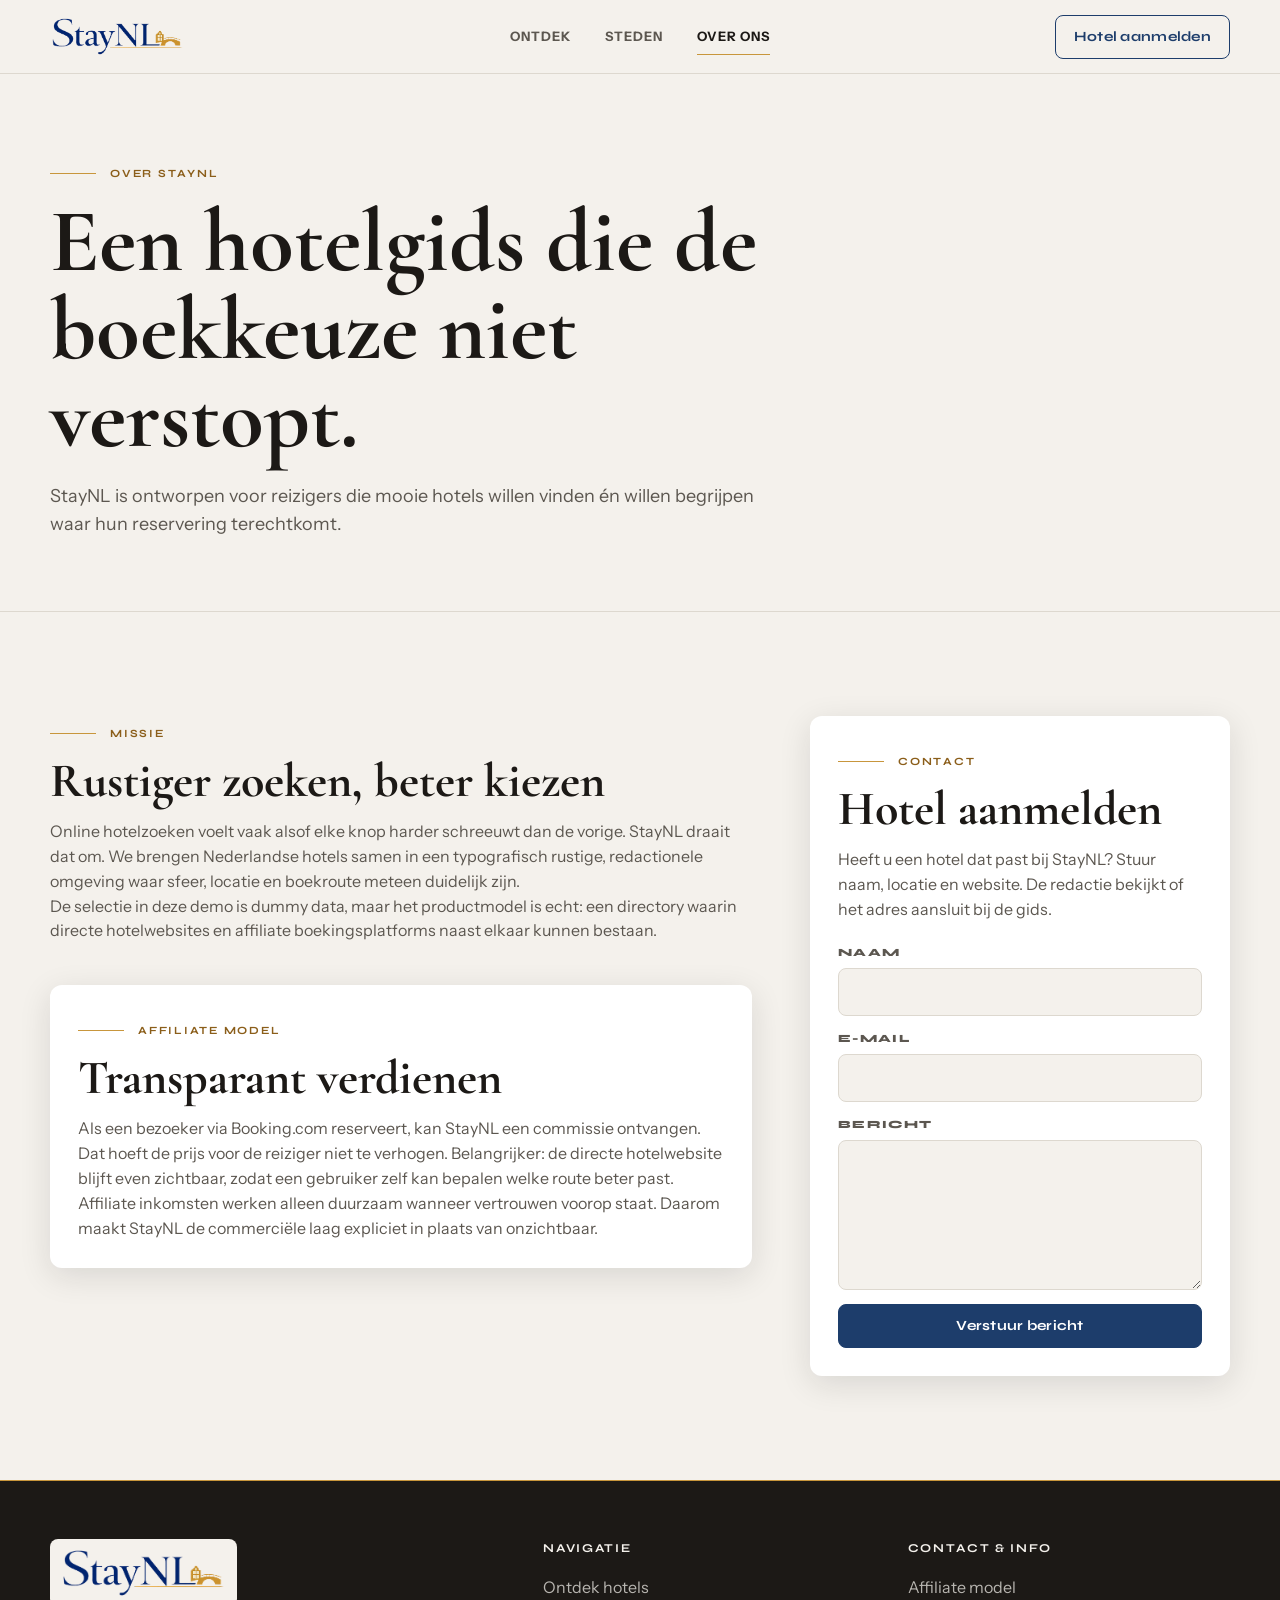
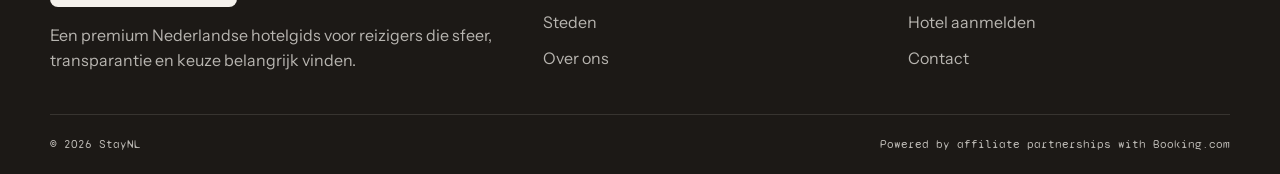
<file: about.html>
<!doctype html>
<html lang="nl">
<head>
  <meta charset="utf-8">
  <meta name="viewport" content="width=device-width, initial-scale=1">
  <title>Over StayNL | Transparant boeken</title>
  <meta name="description" content="Lees hoe StayNL Nederlandse hotels selecteert en hoe het affiliate model eerlijk zichtbaar blijft.">
  <meta property="og:title" content="Over StayNL">
  <meta property="og:description" content="Een premium hotelgids met een transparant affiliate model.">
  <meta property="og:image" content="https://images.unsplash.com/photo-1584003564911-6a7a8a24f7b5?w=1200">
  <link rel="icon" href="assets/logos/staynl-logo-compact.png">
  <link rel="preconnect" href="https://fonts.googleapis.com">
  <link rel="preconnect" href="https://fonts.gstatic.com" crossorigin>
  <link href="https://fonts.googleapis.com/css2?family=Cormorant+Garamond:ital,wght@0,600;0,700;1,600;1,700&family=Instrument+Sans:wght@400;500;600;700&family=Syne:wght@600;700;800&family=Syne+Mono&display=swap" rel="stylesheet">
  <link rel="stylesheet" href="css/tokens.css">
  <link rel="stylesheet" href="css/base.css">
  <link rel="stylesheet" href="css/components.css?v=6">
  <link rel="stylesheet" href="css/pages/hotel.css">
  <link rel="stylesheet" href="css/pages/about.css">
</head>
<body data-page="about">
  <nav class="site-nav" aria-label="Hoofdnavigatie">
    <div class="nav-inner">
      <a class="wordmark" href="index.html" aria-label="StayNL home"><img src="assets/logos/staynl-logo.png" alt="StayNL"></a>
      <div class="nav-links">
        <a href="results.html" data-nav="discover">Ontdek</a>
        <a href="destination.html?city=Amsterdam" data-nav="cities">Steden</a>
        <a href="about.html" data-nav="about">Over ons</a>
      </div>
      <div class="nav-actions">
        <a class="btn btn-outline-blue" href="#contact">Hotel aanmelden</a>
        <button class="menu-toggle" type="button" data-menu-toggle aria-label="Menu openen" aria-expanded="false"><span></span><span></span><span></span></button>
      </div>
    </div>
  </nav>

  <aside class="mobile-drawer" data-mobile-drawer aria-label="Mobiele navigatie">
    <a href="results.html">Ontdek</a>
    <a href="destination.html?city=Amsterdam">Steden</a>
    <a href="about.html">Over ons</a>
    <a href="#contact">Hotel aanmelden</a>
  </aside>

  <main>
    <section class="about-hero">
      <div class="container">
        <span class="section-label">Over StayNL</span>
        <h1>Een hotelgids die de boekkeuze niet verstopt.</h1>
        <p>StayNL is ontworpen voor reizigers die mooie hotels willen vinden én willen begrijpen waar hun reservering terechtkomt.</p>
      </div>
    </section>

    <section class="section">
      <div class="container about-layout">
        <div class="about-copy">
          <article>
            <span class="section-label">Missie</span>
            <h2>Rustiger zoeken, beter kiezen</h2>
            <p>Online hotelzoeken voelt vaak alsof elke knop harder schreeuwt dan de vorige. StayNL draait dat om. We brengen Nederlandse hotels samen in een typografisch rustige, redactionele omgeving waar sfeer, locatie en boekroute meteen duidelijk zijn.</p>
            <p>De selectie in deze demo is dummy data, maar het productmodel is echt: een directory waarin directe hotelwebsites en affiliate boekingsplatforms naast elkaar kunnen bestaan.</p>
          </article>

          <article class="affiliate-panel" id="affiliate">
            <span class="section-label">Affiliate model</span>
            <h2>Transparant verdienen</h2>
            <p>Als een bezoeker via Booking.com reserveert, kan StayNL een commissie ontvangen. Dat hoeft de prijs voor de reiziger niet te verhogen. Belangrijker: de directe hotelwebsite blijft even zichtbaar, zodat een gebruiker zelf kan bepalen welke route beter past.</p>
            <p>Affiliate inkomsten werken alleen duurzaam wanneer vertrouwen voorop staat. Daarom maakt StayNL de commerciële laag expliciet in plaats van onzichtbaar.</p>
          </article>
        </div>

        <aside class="contact-card" id="contact">
          <span class="section-label">Contact</span>
          <h2>Hotel aanmelden</h2>
          <p>Heeft u een hotel dat past bij StayNL? Stuur naam, locatie en website. De redactie bekijkt of het adres aansluit bij de gids.</p>
          <form class="contact-form" data-contact-form>
            <label for="name">Naam
              <input id="name" name="name" type="text" required autocomplete="name">
            </label>
            <label for="email">E-mail
              <input id="email" name="email" type="email" required autocomplete="email">
            </label>
            <label for="message">Bericht
              <textarea id="message" name="message" required></textarea>
            </label>
            <button class="btn btn-blue" type="submit">Verstuur bericht</button>
          </form>
          <div class="form-message" data-form-message role="status"></div>
        </aside>
      </div>
    </section>
  </main>

  <footer class="site-footer">
    <div class="container">
      <div class="footer-grid">
        <div>
          <a class="wordmark" href="index.html" aria-label="StayNL home"><img src="assets/logos/staynl-logo.png" alt="StayNL"></a>
          <p>Een premium Nederlandse hotelgids voor reizigers die sfeer, transparantie en keuze belangrijk vinden.</p>
        </div>
        <div class="footer-links">
          <strong>Navigatie</strong>
          <a href="results.html">Ontdek hotels</a>
          <a href="destination.html?city=Amsterdam">Steden</a>
          <a href="about.html">Over ons</a>
        </div>
        <div class="footer-links">
          <strong>Contact & Info</strong>
          <a href="#affiliate">Affiliate model</a>
          <a href="#contact">Hotel aanmelden</a>
          <a href="#contact">Contact</a>
        </div>
      </div>
      <div class="footer-bottom">
        <span>© 2026 StayNL</span>
        <span>Powered by affiliate partnerships with Booking.com</span>
      </div>
    </div>
  </footer>

  <script src="js/ui.js"></script>
</body>
</html>
</file>
<file: css/tokens.css>
:root {
  --color-canvas: #F4F1EC;
  --color-ink: #1C1916;
  --color-ink-muted: #5C5750;
  --color-accent: #C8963C;
  --color-accent-dark: #8B5E1A;
  --color-blue: #1D3D6B;
  --color-blue-light: #EEF2F8;
  --color-white: #FFFFFF;
  --color-border: #DDD8CF;
  --color-booking: #003580;
  --color-cream-soft: #F4F1EC;
  --color-cream-muted: rgba(244, 241, 236, 0.72);
  --color-cream-faint: rgba(244, 241, 236, 0.12);
  --color-ink-faint: rgba(28, 25, 22, 0.08);
  --color-ink-soft: rgba(28, 25, 22, 0.18);
  --color-overlay-strong: rgba(28, 25, 22, 0.72);
  --color-overlay-soft: rgba(28, 25, 22, 0.08);
  --color-overlay-bottom: rgba(28, 25, 22, 0.78);
  --shadow-card: 0 8px 32px rgba(28, 25, 22, 0.12);
  --shadow-card-strong: 0 18px 48px rgba(28, 25, 22, 0.18);
  --shadow-search: 0 24px 70px rgba(28, 25, 22, 0.18);
  --shadow-widget: 0 20px 60px rgba(28, 25, 22, 0.2);
  --font-display: "Cormorant Garamond";
  --font-subhead: "Syne";
  --font-body: "Instrument Sans";
  --font-mono: "Syne Mono";
  --container: min(1180px, calc(100% - 48px));
  --nav-height: 74px;
  --radius-small: 8px;
  --radius-medium: 12px;
  --radius-large: 18px;
  --transition-fast: 180ms ease;
  --transition-smooth: 0.6s cubic-bezier(0.25, 0.46, 0.45, 0.94);
  --ease-editorial: cubic-bezier(0.16, 1, 0.3, 1);
}
</file>
<file: css/base.css>
*,
*::before,
*::after {
  box-sizing: border-box;
}

html {
  scroll-behavior: smooth;
}

body {
  margin: 0;
  min-width: 320px;
  background: var(--color-canvas);
  color: var(--color-ink);
  font-family: var(--font-body);
  font-size: 16px;
  line-height: 1.55;
  text-rendering: optimizeLegibility;
  -webkit-font-smoothing: antialiased;
}

body.drawer-open,
body.lightbox-open {
  overflow: hidden;
}

img,
svg {
  display: block;
}

img {
  max-width: 100%;
}

a {
  color: inherit;
  text-decoration: none;
}

button,
input,
select,
textarea {
  font: inherit;
}

button {
  border: 0;
  cursor: pointer;
}

input,
select,
textarea {
  width: 100%;
  min-width: 0;
  border: 0;
  background: transparent;
  color: var(--color-ink);
  outline: 0;
  appearance: none;
}

input:focus-visible,
select:focus-visible,
textarea:focus-visible,
button:focus-visible,
a:focus-visible {
  outline: 2px solid var(--color-accent);
  outline-offset: 4px;
}

h1,
h2,
h3,
h4,
p {
  margin: 0;
}

h1,
h2,
h3 {
  font-family: var(--font-display);
  font-weight: 700;
  letter-spacing: 0;
  line-height: 0.98;
}

h4 {
  margin: 0;
  font-family: var(--font-subhead);
  font-weight: 700;
  letter-spacing: 0.02em;
}

p {
  color: var(--color-ink-muted);
}

ul,
ol {
  margin: 0;
  padding: 0;
}

li {
  list-style: none;
}

.container {
  width: var(--container);
  margin: 0 auto;
}

.section {
  padding: 104px 0;
}

.section--cream {
  background: var(--color-canvas);
}

.section-label {
  display: inline-flex;
  align-items: center;
  gap: 14px;
  margin-bottom: 16px;
  color: var(--color-accent-dark);
  font-family: var(--font-subhead);
  font-size: 11px;
  font-weight: 700;
  letter-spacing: 0.16em;
  text-transform: uppercase;
}

.section-label::before {
  content: "";
  width: 46px;
  height: 1px;
  background: var(--color-accent);
}

.section-heading {
  display: flex;
  align-items: end;
  justify-content: space-between;
  gap: 40px;
  margin-bottom: 38px;
}

.section-heading h2 {
  font-size: clamp(42px, 5vw, 62px);
}

.section-heading p {
  max-width: 420px;
}

.mono {
  font-family: var(--font-mono);
}

.muted {
  color: var(--color-ink-muted);
}

.visually-hidden {
  position: absolute;
  width: 1px;
  height: 1px;
  padding: 0;
  margin: -1px;
  overflow: hidden;
  clip: rect(0, 0, 0, 0);
  white-space: nowrap;
  border: 0;
}

@keyframes slideInLeft {
  from {
    opacity: 0;
    transform: translateX(-36px);
  }
  to {
    opacity: 1;
    transform: translateX(0);
  }
}

@keyframes slideInRight {
  from {
    opacity: 0;
    transform: translateX(36px);
  }
  to {
    opacity: 1;
    transform: translateX(0);
  }
}

@media (max-width: 900px) {
  :root {
    --container: min(100% - 32px, 760px);
    --nav-height: 68px;
  }

  .section {
    padding: 76px 0;
  }

  .section-heading {
    align-items: flex-start;
    flex-direction: column;
    gap: 18px;
  }
}

@media (max-width: 520px) {
  :root {
    --container: calc(100% - 28px);
  }

  body {
    font-size: 15px;
  }

  .section {
    padding: 64px 0;
  }
}
</file>
<file: css/components.css>
.site-nav {
  position: sticky;
  top: 0;
  z-index: 60;
  height: var(--nav-height);
  border-bottom: 1px solid var(--color-border);
  background: var(--color-canvas);
  transition: background var(--transition-fast), backdrop-filter var(--transition-fast);
}

.site-nav.scrolled {
  background: var(--color-canvas);
  backdrop-filter: blur(12px);
}

.nav-inner {
  width: var(--container);
  height: 100%;
  margin: 0 auto;
  display: grid;
  grid-template-columns: 1fr auto 1fr;
  align-items: center;
  gap: 28px;
}

.wordmark {
  display: inline-flex;
  align-items: center;
  width: fit-content;
  line-height: 0;
}

.wordmark img {
  width: auto;
  height: 42px;
  object-fit: contain;
}

.site-footer .wordmark {
  padding: 8px 10px;
  margin-bottom: 16px;
  border-radius: var(--radius-small);
  background: var(--color-canvas);
}

.site-footer .wordmark img {
  height: 52px;
}

.nav-links {
  display: flex;
  align-items: center;
  justify-content: center;
  gap: 34px;
  font-family: var(--font-body);
  font-size: 13px;
  font-weight: 700;
  letter-spacing: 0.08em;
  text-transform: uppercase;
}

.nav-links a {
  position: relative;
  color: var(--color-ink-muted);
  transition: color var(--transition-fast);
}

.nav-links a::after {
  content: "";
  position: absolute;
  left: 0;
  right: 0;
  bottom: -8px;
  height: 1px;
  background: var(--color-accent);
  transform: scaleX(0);
  transform-origin: left;
  transition: transform var(--transition-fast);
}

.nav-links a:hover,
.nav-links a.active {
  color: var(--color-ink);
}

.nav-links a:hover::after,
.nav-links a.active::after {
  transform: scaleX(1);
}

.nav-actions {
  display: flex;
  justify-content: flex-end;
  align-items: center;
  gap: 14px;
}

.menu-toggle {
  display: none;
  width: 42px;
  height: 42px;
  border: 1px solid var(--color-border);
  border-radius: var(--radius-small);
  background: var(--color-canvas);
  color: var(--color-ink);
}

.menu-toggle span {
  display: block;
  width: 18px;
  height: 2px;
  margin: 4px auto;
  background: currentColor;
  transition: transform var(--transition-fast), opacity var(--transition-fast);
}

.drawer-open .menu-toggle span:first-child {
  transform: translateY(6px) rotate(45deg);
}

.drawer-open .menu-toggle span:nth-child(2) {
  opacity: 0;
}

.drawer-open .menu-toggle span:last-child {
  transform: translateY(-6px) rotate(-45deg);
}

.mobile-drawer {
  position: fixed;
  inset: var(--nav-height) 0 0 auto;
  z-index: 55;
  width: min(360px, 88vw);
  padding: 30px;
  border-left: 1px solid var(--color-border);
  background: var(--color-canvas);
  box-shadow: var(--shadow-card-strong);
  clip-path: inset(0 0 0 100%);
  opacity: 0;
  pointer-events: none;
  transform: translateX(16px);
  visibility: hidden;
  transition: clip-path var(--transition-fast), opacity var(--transition-fast), transform var(--transition-fast), visibility 0s linear 180ms;
}

.drawer-open .mobile-drawer {
  clip-path: inset(0);
  opacity: 1;
  pointer-events: auto;
  transform: translateX(0);
  visibility: visible;
  transition: clip-path var(--transition-fast), opacity var(--transition-fast), transform var(--transition-fast);
}

.mobile-drawer a {
  display: block;
  padding: 18px 0;
  border-bottom: 1px solid var(--color-border);
  font-family: var(--font-subhead);
  font-weight: 700;
}

.btn,
.button-link {
  display: inline-flex;
  align-items: center;
  justify-content: center;
  gap: 8px;
  min-height: 44px;
  padding: 12px 18px;
  border-radius: var(--radius-small);
  font-family: var(--font-subhead);
  font-size: 14px;
  font-weight: 700;
  letter-spacing: 0.02em;
  line-height: 1.1;
  text-align: center;
  transition: background var(--transition-fast), border-color var(--transition-fast), color var(--transition-fast), transform var(--transition-fast), box-shadow var(--transition-fast);
}

.btn:hover,
.button-link:hover {
  transform: translateY(-1px);
}

.btn-outline-blue {
  border: 1px solid var(--color-blue);
  background: transparent;
  color: var(--color-blue);
}

.btn-outline-blue:hover {
  background: var(--color-blue);
  color: var(--color-white);
}

.btn-gold {
  border: 1px solid var(--color-accent);
  background: var(--color-accent);
  color: var(--color-white);
}

.btn-gold:hover {
  border-color: var(--color-accent-dark);
  background: var(--color-accent-dark);
}

.btn-blue {
  border: 1px solid var(--color-blue);
  background: var(--color-blue);
  color: var(--color-white);
}

.btn-blue:hover {
  box-shadow: var(--shadow-card);
}

.btn-booking {
  border: 1px solid var(--color-booking);
  background: var(--color-booking);
  color: var(--color-white);
}

.btn-booking:hover {
  box-shadow: var(--shadow-card);
}

.btn-quiet {
  border: 1px solid var(--color-border);
  background: var(--color-white);
  color: var(--color-ink);
}

.booking-badge {
  display: inline-block;
  width: 20px;
  height: 20px;
  flex: 0 0 20px;
  border-radius: 4px;
  object-fit: contain;
}

.svg-icon {
  width: 18px;
  height: 18px;
  flex: 0 0 18px;
}

.star-row {
  display: inline-flex;
  align-items: center;
  gap: 3px;
  color: var(--color-accent);
}

.star-row svg {
  width: 15px;
  height: 15px;
  fill: currentColor;
}

.star-row .star-empty {
  color: var(--color-border);
}

.search-shell {
  position: relative;
  z-index: 5;
  margin-top: -34px;
}

.search-box {
  display: grid;
  grid-template-columns: minmax(180px, 1.35fr) minmax(150px, 0.85fr) minmax(150px, 0.85fr) minmax(130px, 0.75fr) auto;
  overflow: hidden;
  border-radius: var(--radius-small);
  background: var(--color-white);
  box-shadow: var(--shadow-search);
}

.search-zone {
  position: relative;
  min-width: 0;
  padding: 18px 22px;
  border-right: 1px solid var(--color-border);
}

.search-zone label {
  display: block;
  margin-bottom: 4px;
  font-family: var(--font-subhead);
  font-size: 11px;
  font-weight: 800;
  letter-spacing: 0.12em;
  text-transform: uppercase;
}

.search-input-wrap {
  display: flex;
  align-items: center;
  gap: 10px;
}

.search-zone input,
.search-zone select {
  height: 28px;
  color: var(--color-ink-muted);
}

.search-zone input::placeholder {
  color: var(--color-ink-muted);
}

.search-submit {
  min-width: 156px;
  border-radius: 0;
  font-size: 15px;
}

.search-tags {
  display: flex;
  flex-wrap: wrap;
  gap: 10px;
  margin-top: 18px;
}

.tag-pill {
  display: inline-flex;
  align-items: center;
  gap: 6px;
  padding: 8px 12px;
  border: 1px solid var(--color-border);
  border-radius: var(--radius-small);
  background: var(--color-canvas);
  color: var(--color-ink);
  font-size: 12px;
}

.hotel-card {
  opacity: 0;
  transform: translateY(24px);
  transition: opacity 0.5s ease, transform 0.5s ease, box-shadow var(--transition-fast);
}

.hotel-card.visible {
  opacity: 1;
  transform: translateY(0);
}

.card-image {
  position: relative;
  display: block;
  overflow: hidden;
  background: var(--color-border);
}

.card-image img {
  width: 100%;
  height: 100%;
  object-fit: cover;
  transition: transform var(--transition-smooth);
}

.hotel-card:hover .card-image img {
  transform: scale(1.05);
}

.editorial-card {
  width: 280px;
  min-height: 380px;
  background: var(--color-white);
  box-shadow: var(--shadow-card);
}

.editorial-card .card-image {
  height: 230px;
}

.editorial-card__body {
  display: grid;
  gap: 8px;
  padding: 18px;
  background: var(--color-canvas);
}

.editorial-card h3 {
  font-size: 24px;
}

.editorial-card__meta {
  display: flex;
  align-items: center;
  justify-content: space-between;
  gap: 10px;
  color: var(--color-ink-muted);
  font-size: 13px;
}

.editorial-card__description {
  overflow: hidden;
  text-overflow: ellipsis;
  white-space: nowrap;
  font-style: italic;
}

.price {
  color: var(--color-accent-dark);
  font-family: var(--font-mono);
}

.editorial-links {
  display: flex;
  gap: 16px;
  padding-top: 4px;
}

.editorial-links a {
  position: relative;
  color: var(--color-blue);
  font-size: 13px;
  font-weight: 700;
}

.editorial-links a::after {
  content: "";
  position: absolute;
  left: 0;
  bottom: -3px;
  width: 100%;
  height: 1px;
  background: currentColor;
  transform: scaleX(0);
  transform-origin: left;
  transition: transform var(--transition-fast);
}

.editorial-links a:hover::after {
  transform: scaleX(1);
}

.result-card {
  display: grid;
  grid-template-columns: 280px minmax(0, 1fr);
  min-height: 270px;
  overflow: hidden;
  border-radius: var(--radius-medium);
  background: var(--color-white);
  box-shadow: var(--shadow-card);
}

.result-card__body {
  display: grid;
  gap: 10px;
  padding: 24px;
}

.result-card h3 {
  font-size: 28px;
}

.location-line,
.amenity-line {
  display: flex;
  align-items: center;
  gap: 8px;
  color: var(--color-ink-muted);
  font-size: 14px;
}

.amenity-icons {
  display: flex;
  flex-wrap: wrap;
  gap: 8px;
  color: var(--color-blue);
}

.amenity-chip {
  display: inline-flex;
  align-items: center;
  gap: 6px;
  padding: 7px 9px;
  border-radius: var(--radius-small);
  background: var(--color-blue-light);
  color: var(--color-blue);
  font-size: 12px;
}

.result-card__description {
  display: -webkit-box;
  overflow: hidden;
  -webkit-line-clamp: 2;
  -webkit-box-orient: vertical;
}

.result-card__footer {
  display: flex;
  align-items: end;
  justify-content: space-between;
  gap: 18px;
  margin-top: auto;
}

.result-actions {
  display: flex;
  flex-wrap: wrap;
  justify-content: flex-end;
  gap: 10px;
}

.result-card__footer .price {
  flex: 0 0 auto;
  white-space: nowrap;
}

.favorite-button {
  position: absolute;
  top: 14px;
  right: 14px;
  z-index: 3;
  display: grid;
  place-items: center;
  width: 38px;
  height: 38px;
  border-radius: var(--radius-small);
  background: var(--color-white);
  color: var(--color-ink);
  box-shadow: var(--shadow-card);
  transition: color var(--transition-fast), transform var(--transition-fast);
}

.favorite-button.is-saved {
  color: var(--color-accent-dark);
}

.favorite-button.is-saved svg {
  fill: currentColor;
}

.filter-panel {
  position: sticky;
  top: calc(var(--nav-height) + 24px);
  align-self: start;
  padding: 24px;
  border-radius: var(--radius-medium);
  background: var(--color-white);
  box-shadow: var(--shadow-card);
}

.filter-panel h2 {
  margin-bottom: 8px;
  font-family: var(--font-subhead);
  font-size: 13px;
  letter-spacing: 0.14em;
  text-transform: uppercase;
}

.filter-reset {
  margin-bottom: 16px;
  background: transparent;
  color: var(--color-blue);
  font-size: 13px;
  font-weight: 700;
}

.filter-group {
  padding: 20px 0;
  border-top: 1px solid var(--color-border);
}

.filter-group legend,
.filter-group h3 {
  margin-bottom: 14px;
  font-family: var(--font-subhead);
  font-size: 13px;
  letter-spacing: 0.08em;
  text-transform: uppercase;
}

.filter-options {
  display: grid;
  gap: 12px;
}

.check-option {
  display: flex;
  align-items: center;
  gap: 10px;
  color: var(--color-ink-muted);
  cursor: pointer;
}

.check-option input {
  position: absolute;
  width: 1px;
  height: 1px;
  margin: 0;
  opacity: 0;
  pointer-events: none;
}

.custom-check {
  display: inline-grid;
  place-items: center;
  width: 16px;
  height: 16px;
  border: 1px solid var(--color-border);
  background: var(--color-white);
}

.custom-check svg {
  width: 11px;
  height: 11px;
  color: var(--color-white);
  opacity: 0;
}

.check-option input:checked + .custom-check {
  border-color: var(--color-accent);
  background: var(--color-accent);
}

.check-option input:checked + .custom-check svg {
  opacity: 1;
}

.range-meta {
  display: flex;
  align-items: center;
  justify-content: space-between;
  gap: 12px;
  margin-bottom: 12px;
  color: var(--color-ink-muted);
  font-size: 13px;
}

input[type="range"] {
  height: 6px;
  border-radius: 999px;
  background: linear-gradient(to right, var(--color-accent) var(--range-fill, 100%), var(--color-border) var(--range-fill, 100%));
}

input[type="range"]::-webkit-slider-thumb {
  appearance: none;
  width: 20px;
  height: 20px;
  border: 3px solid var(--color-white);
  border-radius: 50%;
  background: var(--color-accent);
  box-shadow: var(--shadow-card);
}

input[type="range"]::-moz-range-thumb {
  width: 20px;
  height: 20px;
  border: 3px solid var(--color-white);
  border-radius: 50%;
  background: var(--color-accent);
  box-shadow: var(--shadow-card);
}

.site-footer {
  border-top: 1px solid var(--color-accent);
  background: var(--color-ink);
  color: var(--color-canvas);
}

.footer-grid {
  display: grid;
  grid-template-columns: 1.4fr 1fr 1fr;
  gap: 42px;
  padding: 58px 0 42px;
}

.site-footer p,
.site-footer a {
  color: var(--color-cream-muted);
}

.footer-links {
  display: grid;
  gap: 10px;
}

.footer-links strong {
  margin-bottom: 6px;
  font-family: var(--font-subhead);
  font-size: 12px;
  letter-spacing: 0.14em;
  text-transform: uppercase;
}

.footer-bottom {
  display: flex;
  justify-content: space-between;
  gap: 24px;
  padding: 20px 0;
  border-top: 1px solid var(--color-cream-faint);
  color: var(--color-cream-muted);
  font-family: var(--font-mono);
  font-size: 12px;
}

.lightbox {
  position: fixed;
  inset: 0;
  z-index: 100;
  display: none;
  place-items: center;
  padding: 24px;
  background: var(--color-overlay-strong);
}

.lightbox.is-open {
  display: grid;
}

.lightbox img {
  max-width: min(1100px, 94vw);
  max-height: 84vh;
  border-radius: var(--radius-medium);
  box-shadow: var(--shadow-widget);
}

.lightbox button {
  position: absolute;
  top: 24px;
  right: 24px;
  width: 44px;
  height: 44px;
  border-radius: 50%;
  background: var(--color-white);
  color: var(--color-ink);
  font-size: 26px;
}

@media (max-width: 980px) {
  .nav-inner {
    grid-template-columns: auto 1fr auto;
  }

  .nav-links,
  .nav-actions .btn {
    display: none;
  }

  .menu-toggle {
    display: block;
  }

  .search-box {
    grid-template-columns: 1fr 1fr;
  }

  .search-zone {
    border-bottom: 1px solid var(--color-border);
  }

  .search-zone:nth-child(even) {
    border-right: 0;
  }

  .search-submit {
    grid-column: 1 / -1;
    min-height: 56px;
  }

  .filter-panel {
    position: static;
  }
}

@media (max-width: 760px) {
  .result-card {
    grid-template-columns: 1fr;
  }

  .result-card .card-image {
    height: 240px;
  }

  .result-card__footer,
  .result-actions {
    align-items: stretch;
    flex-direction: column;
  }

  .result-actions .btn {
    width: 100%;
  }

  .footer-grid {
    grid-template-columns: 1fr;
  }

  .footer-bottom {
    flex-direction: column;
  }
}

@media (max-width: 560px) {
  .search-box {
    grid-template-columns: 1fr;
  }

  .search-zone {
    border-right: 0;
  }

  .editorial-card {
    width: 270px;
  }
}
</file>
<file: css/pages/hotel.css>
.detail-gallery {
  display: grid;
  grid-template-columns: minmax(0, 1.5fr) minmax(320px, 1fr);
  gap: 10px;
  height: 560px;
  margin-top: 0;
}

.gallery-main,
.gallery-small,
.gallery-more {
  position: relative;
  overflow: hidden;
  padding: 0;
  background: var(--color-border);
}

.gallery-main img,
.gallery-small img,
.gallery-more img {
  width: 100%;
  height: 100%;
  object-fit: cover;
  transition: transform var(--transition-smooth);
}

.gallery-main:hover img,
.gallery-small:hover img,
.gallery-more:hover img {
  transform: scale(1.05);
}

.gallery-main {
  height: 560px;
}

.gallery-side {
  display: grid;
  grid-template-columns: 1fr 1fr;
  gap: 10px;
}

.gallery-more::after {
  content: "";
  position: absolute;
  inset: 0;
  background: var(--color-overlay-strong);
}

.gallery-more span {
  position: absolute;
  inset: 0;
  z-index: 2;
  display: grid;
  place-items: center;
  color: var(--color-white);
  font-family: var(--font-subhead);
  font-weight: 800;
  letter-spacing: 0.05em;
  text-transform: uppercase;
}

.hotel-detail {
  padding: 72px 0 104px;
}

.hotel-layout {
  display: grid;
  grid-template-columns: minmax(0, 0.65fr) minmax(320px, 0.35fr);
  gap: 58px;
  align-items: start;
}

.hotel-heading {
  display: flex;
  align-items: flex-start;
  justify-content: space-between;
  gap: 24px;
  margin-bottom: 18px;
}

.hotel-heading h1 {
  font-size: clamp(56px, 7vw, 90px);
}

.rating-circle {
  display: grid;
  place-items: center;
  width: 82px;
  height: 82px;
  border-radius: 50%;
  background: var(--color-accent);
  color: var(--color-white);
  font-family: var(--font-mono);
  font-size: 24px;
}

.hotel-tagline {
  max-width: 780px;
  margin: 28px 0 16px;
  color: var(--color-ink);
  font-family: var(--font-display);
  font-size: 32px;
  font-style: italic;
  line-height: 1.1;
}

.hotel-description {
  max-width: 780px;
  font-size: 17px;
}

.amenities-grid {
  display: grid;
  grid-template-columns: repeat(4, minmax(0, 1fr));
  gap: 12px;
  margin-top: 28px;
}

.amenity-tile {
  display: flex;
  align-items: center;
  gap: 9px;
  min-height: 70px;
  padding: 14px;
  border-radius: var(--radius-small);
  background: var(--color-white);
  color: var(--color-blue);
  box-shadow: var(--shadow-card);
}

.amenity-tile span {
  color: var(--color-ink);
  font-weight: 700;
}

.booking-widget {
  position: sticky;
  top: calc(var(--nav-height) + 24px);
  padding: 28px;
  border-radius: var(--radius-medium);
  background: var(--color-white);
  box-shadow: var(--shadow-widget);
}

.booking-widget h2 {
  color: var(--color-accent-dark);
  font-family: var(--font-subhead);
  font-size: 11px;
  letter-spacing: 0.15em;
  text-transform: uppercase;
}

.booking-price {
  display: block;
  margin: 14px 0 22px;
  font-family: var(--font-display);
  font-size: 42px;
  line-height: 1;
}

.booking-fieldset {
  display: grid;
  gap: 12px;
}

.booking-fieldset label,
.contact-form label {
  display: grid;
  gap: 7px;
  color: var(--color-ink-muted);
  font-family: var(--font-subhead);
  font-size: 11px;
  font-weight: 800;
  letter-spacing: 0.12em;
  text-transform: uppercase;
}

.booking-fieldset input,
.booking-fieldset select,
.contact-form input,
.contact-form textarea {
  min-height: 48px;
  padding: 0 12px;
  border: 1px solid var(--color-border);
  border-radius: var(--radius-small);
  background: var(--color-canvas);
}

.booking-actions {
  display: grid;
  gap: 10px;
  margin-top: 18px;
}

.direct-note {
  margin-top: 14px;
  color: var(--color-ink-muted);
  font-style: italic;
  text-align: center;
}

.detail-block {
  margin-top: 68px;
}

.detail-block h2 {
  margin-bottom: 22px;
  font-size: 46px;
}

.map-placeholder {
  position: relative;
  min-height: 330px;
  overflow: hidden;
  border-radius: var(--radius-medium);
  background: var(--color-blue-light);
  box-shadow: var(--shadow-card);
}

.map-placeholder::before {
  content: "";
  position: absolute;
  inset: 0;
  background-image: linear-gradient(var(--color-white) 1px, transparent 1px), linear-gradient(90deg, var(--color-white) 1px, transparent 1px);
  background-size: 42px 42px;
  opacity: 0.55;
}

.map-label {
  position: absolute;
  left: 22px;
  right: 22px;
  bottom: 22px;
  padding: 18px;
  border-radius: var(--radius-small);
  background: var(--color-white);
  box-shadow: var(--shadow-card);
}

.nearby-list {
  display: grid;
  grid-template-columns: repeat(2, minmax(0, 1fr));
  gap: 12px;
}

.nearby-list li {
  padding: 15px 16px;
  border-radius: var(--radius-small);
  background: var(--color-white);
  box-shadow: var(--shadow-card);
}

.reviews-grid {
  display: grid;
  gap: 16px;
}

.review-card {
  padding: 22px;
  border-radius: var(--radius-medium);
  background: var(--color-white);
  box-shadow: var(--shadow-card);
}

.review-head {
  display: flex;
  align-items: center;
  justify-content: space-between;
  gap: 14px;
  margin-bottom: 14px;
}

.review-person {
  display: flex;
  align-items: center;
  gap: 12px;
}

.avatar {
  display: grid;
  place-items: center;
  width: 44px;
  height: 44px;
  border-radius: 50%;
  background: var(--color-blue-light);
  color: var(--color-blue);
  font-family: var(--font-mono);
}

.similar-row {
  display: grid;
  grid-auto-flow: column;
  grid-auto-columns: 280px;
  gap: 22px;
  overflow-x: auto;
  padding: 8px 4px 28px;
}

@media (max-width: 980px) {
  .detail-gallery {
    grid-template-columns: 1fr;
    height: auto;
  }

  .gallery-main {
    height: 420px;
  }

  .gallery-side {
    grid-auto-rows: 210px;
  }

  .hotel-layout {
    grid-template-columns: 1fr;
  }

  .booking-widget {
    position: static;
  }
}

@media (max-width: 680px) {
  .gallery-main {
    height: 300px;
  }

  .gallery-side {
    grid-template-columns: 1fr 1fr;
    grid-auto-rows: 150px;
  }

  .hotel-heading {
    flex-direction: column;
  }

  .amenities-grid,
  .nearby-list {
    grid-template-columns: 1fr;
  }
}
</file>
<file: css/pages/about.css>
.about-hero {
  padding: 82px 0 72px;
  border-bottom: 1px solid var(--color-border);
}

.about-hero h1 {
  max-width: 850px;
  font-size: clamp(58px, 7vw, 92px);
}

.about-hero p {
  max-width: 720px;
  margin-top: 22px;
  font-size: 18px;
}

.about-layout {
  display: grid;
  grid-template-columns: minmax(0, 1fr) 420px;
  gap: 58px;
  align-items: start;
}

.about-copy {
  display: grid;
  gap: 42px;
}

.about-copy h2,
.contact-card h2 {
  margin-bottom: 14px;
  font-size: 48px;
}

.affiliate-panel,
.contact-card {
  padding: 28px;
  border-radius: var(--radius-medium);
  background: var(--color-white);
  box-shadow: var(--shadow-card);
}

.contact-form {
  display: grid;
  gap: 14px;
  margin-top: 22px;
}

.contact-form textarea {
  min-height: 150px;
  padding-top: 12px;
  resize: vertical;
}

.form-message {
  display: none;
  margin-top: 14px;
  padding: 12px 14px;
  border-radius: var(--radius-small);
  background: var(--color-blue-light);
  color: var(--color-blue);
}

.form-message.is-visible {
  display: block;
}

@media (max-width: 900px) {
  .about-layout {
    grid-template-columns: 1fr;
  }
}
</file>
